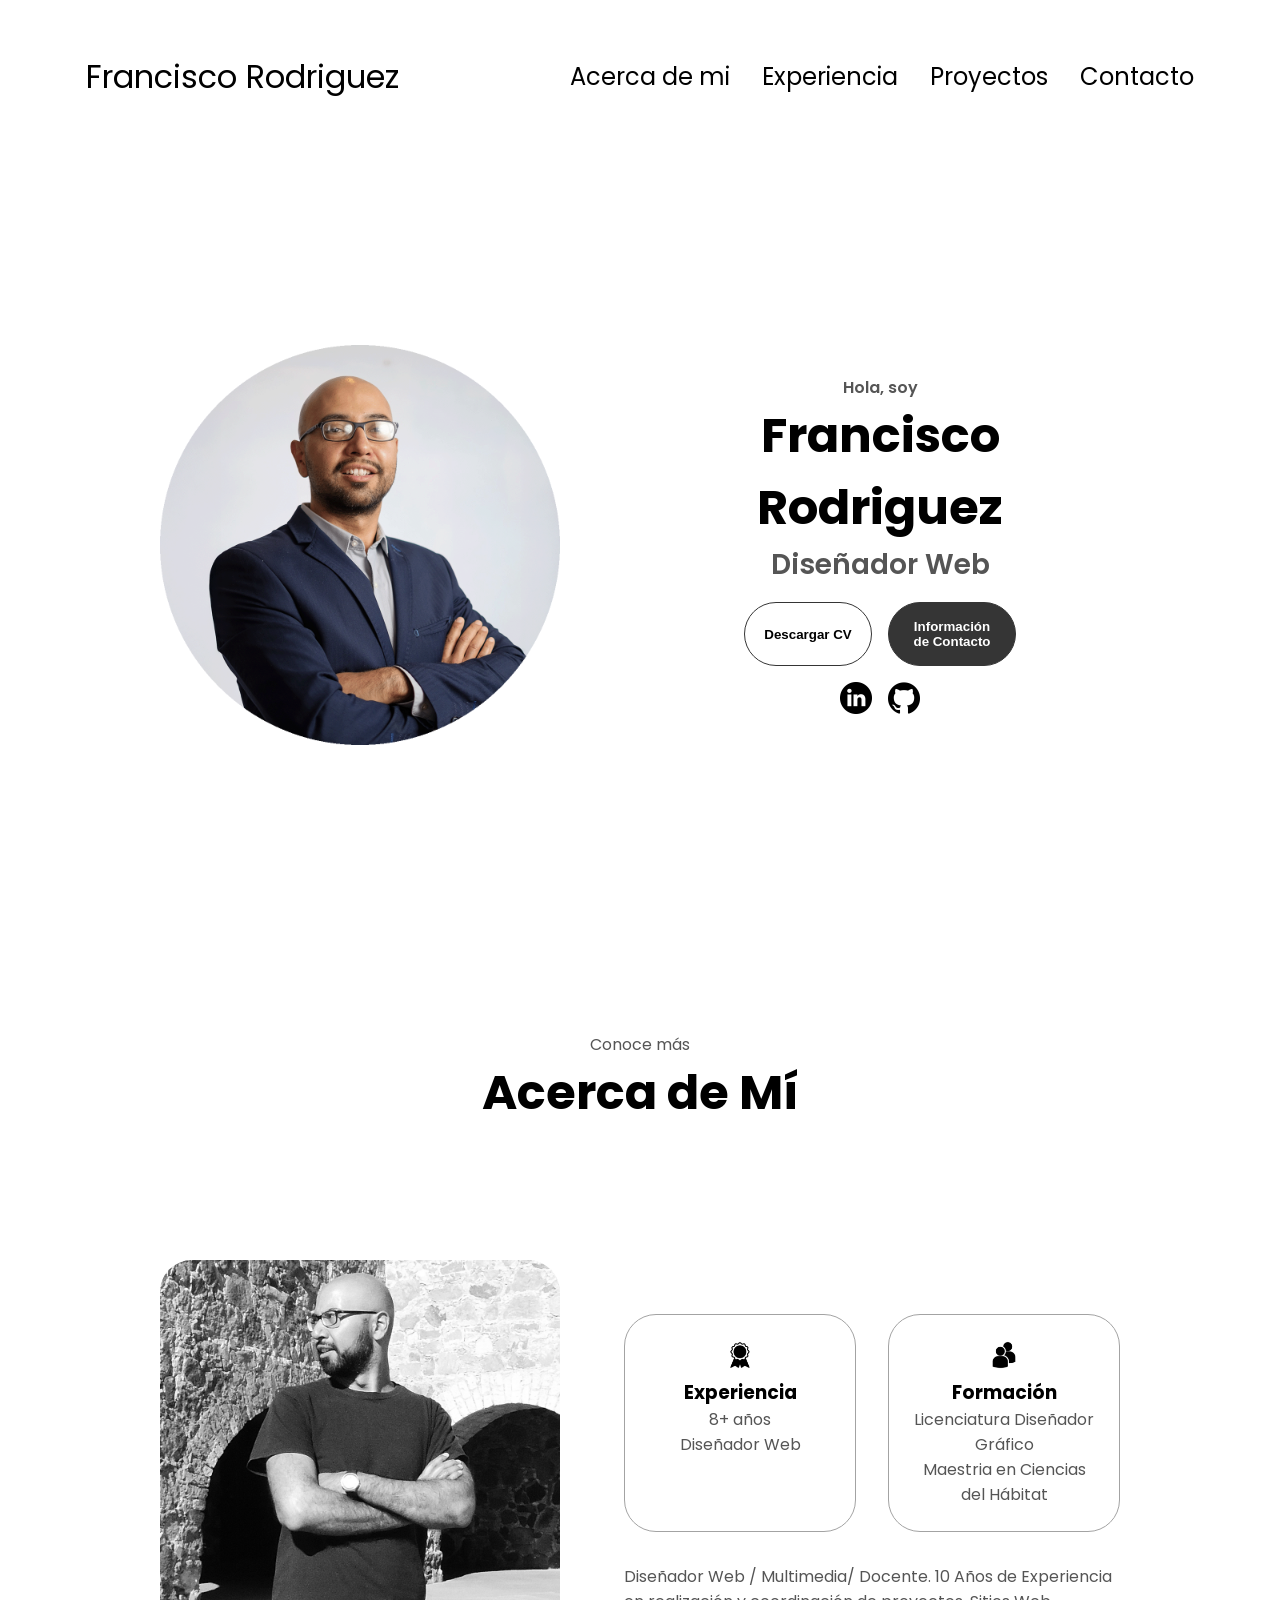
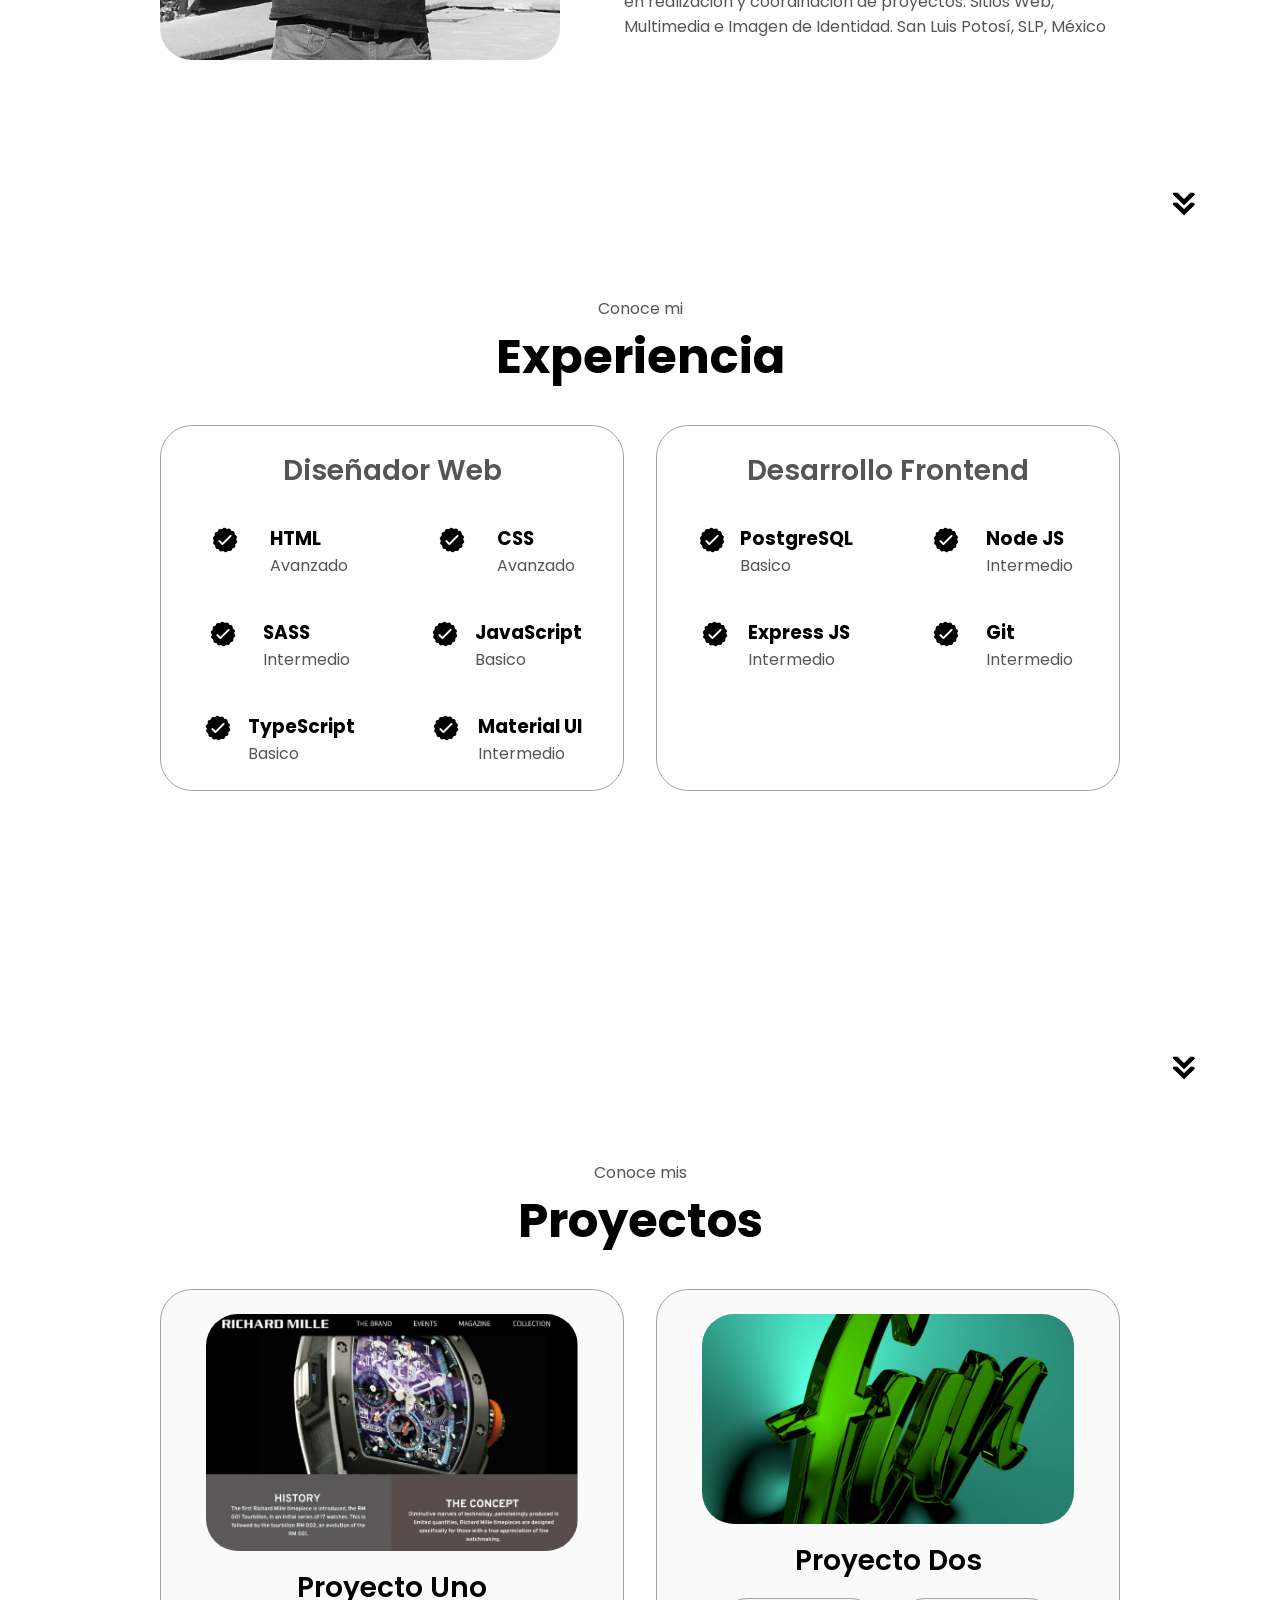
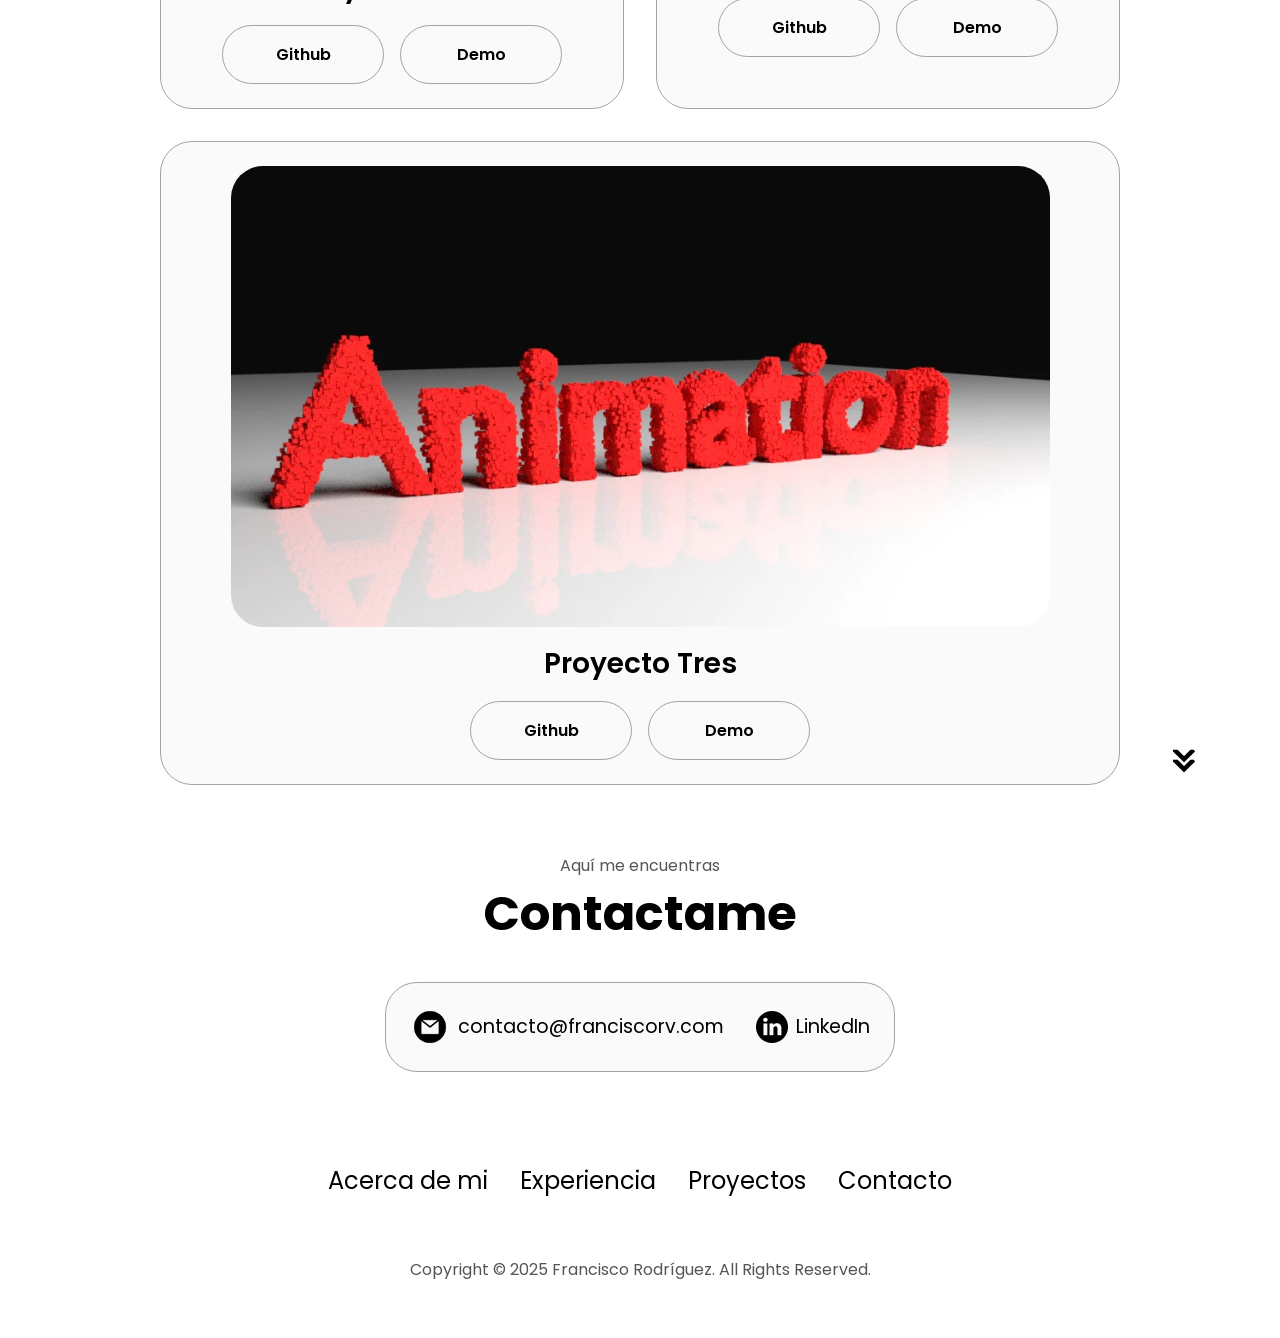
<file: index.html>
<!DOCTYPE html>
<html lang="en">
<head>
    <meta charset="UTF-8">
    <meta name="viewport" content="width=device-width, initial-scale=1.0">
    <title>Mi Portafolio</title>
    <link rel="stylesheet" href="styles.css">
    <link rel="stylesheet" href="mediaqueries.css">
   
</head>
<body>
    <nav id="desktop-nav">
        <div class="logo">Francisco Rodriguez</div>
        <div>
            <ul class="nav-links">
                <li><a href="#about">Acerca de mi</a></li>
                <li><a href="#experience">Experiencia</a></li>
                <li><a href="#projects">Proyectos</a></li>
                <li><a href="#contact">Contacto</a></li>

            </ul>
        </div>
    </nav >
    <nav id="hamburger-nav">
         <div class="logo">Francisco Rodriguez Vqz.</div>
         <div class="hamburger-menu">
            <div class="hamburger-icon" onclick="toggleMenu()">
                <span></span>
                <span></span>
                <span></span>
            </div>     
            <div class="menu-links">
                <li><a href="#about" onclick="toggleMenu()">Acerca de</a></li>
                <li><a href="#experience" onclick="toggleMenu()">Experiencia</a></li>
                <li><a href="#projects" onclick="toggleMenu()">Proyectos</a></li>
                <li><a href="#contact" onclick="toggleMenu()">Contacto</a></li>
            </div>
         </div>
    </nav>
<section id="profile">
    <div class="section__pic-container">
        <img src="assets/profile-pic1.png" alt="Foto de Francisco Rodriguez">
    </div>
<div class="section__text">
    <p class="section__text__1">Hola, soy</p>
    <h1 class="title">Francisco Rodriguez</h1>
    <p class="section__text__p2">Diseñador Web</p>
    <div class="btn-container">
        <button class="btn btn-color-2" onclick="window.open('./assets/CV_FCO_RDZ_VQZ.pdf')">
        Descargar CV
        </button>
        <button class="btn btn-color-1" onclick="location.href='./#contact'">
        Información de Contacto    
        </button>
    </div>
    <div id="socials-container">
        <img src="assets/linkedin.png" alt="Mi Perfil de LinkedIn" class="icon" onclick="window.open('https://www.linkedin.com/in/francisco-rodriguez-vqz/','_blank')">
        <img src="assets/github.png" alt="Mi Perfil de github" class="icon" onclick="window.open('https://github.com/','_blank')">
    </div>
</div>
</section>   

<section id="about">
      <p class="section__text__p1">Conoce más</p>
      <h1 class="title">Acerca de Mí</h1>
      <div class="section-container">
        <div class="section__pic-container">
          <img
            src="./assets/about-pic_1.png"
            alt="Profile picture"
            class="about-pic"
          />
        </div>
        <div class="about-details-container">
          <div class="about-containers">
            <div class="details-container">
              <img
                src="./assets/experience.png"
                alt="Experience icon"
                class="icon"
              />
              <h3>Experiencia</h3>
              <p>8+ años <br />Diseñador Web </p>
            </div>
            <div class="details-container">
              <img
                src="./assets/education.png"
                alt="Education icon"
                class="icon"
              />
              <h3>Formación</h3>
              <p>Licenciatura Diseñador Gráfico<br />Maestria en Ciencias del Hábitat</p>
            </div>
          </div>
          <div class="text-container">
            <p>
              Diseñador Web / Multimedia/ Docente. 10 Años de Experiencia en realización y coordinación de proyectos. Sitios Web, Multimedia e Imagen de Identidad. San Luis Potosí, SLP, México
            </p>
          </div>
        </div>
      </div>
      <img
        src="./assets/arrow.png"
        alt="Arrow icon"
        class="icon arrow"
        onclick="location.href='./#experience'"
      />
    </section>
	
	<section id="experience">
      <p class="section__text__p1">Conoce mi</p>
      <h1 class="title">Experiencia</h1>
      <div class="experience-details-container">
        <div class="about-containers">
          <div class="details-container">
            <h2 class="experience-sub-title">Diseñador Web</h2>
            <div class="article-container">
              <article>
                <img
                  src="./assets/checkmark.png"
                  alt="Experience icon"
                  class="icon"
                />
                <div>
                  <h3>HTML</h3>
                  <p>Avanzado</p>
                </div>
              </article>
              <article>
                <img
                  src="./assets/checkmark.png"
                  alt="Experience icon"
                  class="icon"
                />
                <div>
                  <h3>CSS</h3>
                  <p>Avanzado</p>
                </div>
              </article>
              <article>
                <img
                  src="./assets/checkmark.png"
                  alt="Experience icon"
                  class="icon"
                />
                <div>
                  <h3>SASS</h3>
                  <p>Intermedio</p>
                </div>
              </article>
              <article>
                <img
                  src="./assets/checkmark.png"
                  alt="Experience icon"
                  class="icon"
                />
                <div>
                  <h3>JavaScript</h3>
                  <p>Basico</p>
                </div>
              </article>
              <article>
                <img
                  src="./assets/checkmark.png"
                  alt="Experience icon"
                  class="icon"
                />
                <div>
                  <h3>TypeScript</h3>
                  <p>Basico</p>
                </div>
              </article>
              <article>
                <img
                  src="./assets/checkmark.png"
                  alt="Experience icon"
                  class="icon"
                />
                <div>
                  <h3>Material UI</h3>
                  <p>Intermedio</p>
                </div>
              </article>
            </div>
          </div>
          <div class="details-container">
            <h2 class="experience-sub-title">Desarrollo Frontend</h2>
            <div class="article-container">
              <article>
                <img
                  src="./assets/checkmark.png"
                  alt="Experience icon"
                  class="icon"
                />
                <div>
                  <h3>PostgreSQL</h3>
                  <p>Basico</p>
                </div>
              </article>
              <article>
                <img
                  src="./assets/checkmark.png"
                  alt="Experience icon"
                  class="icon"
                />
                <div>
                  <h3>Node JS</h3>
                  <p>Intermedio</p>
                </div>
              </article>
              <article>
                <img
                  src="./assets/checkmark.png"
                  alt="Experience icon"
                  class="icon"
                />
                <div>
                  <h3>Express JS</h3>
                  <p>Intermedio</p>
                </div>
              </article>
              <article>
                <img
                  src="./assets/checkmark.png"
                  alt="Experience icon"
                  class="icon"
                />
                <div>
                  <h3>Git</h3>
                  <p>Intermedio</p>
                </div>
              </article>
            </div>
          </div>
        </div>
      </div>
      <img
        src="./assets/arrow.png"
        alt="Arrow icon"
        class="icon arrow"
        onclick="location.href='./#projects'"
      />
    </section>
	
	<section id="projects">
      <p class="section__text__p1">Conoce mis</p>
      <h1 class="title">Proyectos</h1>
      <div class="experience-details-container">
        <div class="about-containers">
          <div class="details-container color-container">
            <div class="article-container">
              <img
                src="./assets/project_1.png"
                alt="Project 1"
                class="project-img"
              />
            </div>
            <h2 class="experience-sub-title project-title">Proyecto Uno</h2>
            <div class="btn-container">
              <a href="https://github.com/" target="_blank" rel="noopener noreferrer" class="btn btn-color-2 project-btn">
    		Github
			</a>
              <a href="https://franciscorv.com/" target="_blank" rel="noopener noreferrer" class="btn btn-color-2 project-btn">
    		Demo
			</a>
            </div>
          </div>
          <div class="details-container color-container">
            <div class="article-container">
              <img
                src="./assets/project_2.webp"
                alt="Project 2"
                class="project-img"
              />
            </div>
            <h2 class="experience-sub-title project-title">Proyecto Dos</h2>
            <div class="btn-container">
              <a href="https://github.com/" target="_blank" rel="noopener noreferrer" class="btn btn-color-2 project-btn">
    		Github
			</a>
              <a href="https://franciscorv.com/" target="_blank" rel="noopener noreferrer" class="btn btn-color-2 project-btn">
    		Demo
			</a>
            </div>
          </div>
          <div class="details-container color-container">
            <div class="article-container">
              <img
                src="./assets/project_3.webp"
                alt="Project 3"
                class="project-img"
              />
            </div>
            <h2 class="experience-sub-title project-title">Proyecto Tres</h2>
            <div class="btn-container">
              <a href="https://github.com/" target="_blank" rel="noopener noreferrer" class="btn btn-color-2 project-btn">
    		Github
			</a>
              <a href="https://franciscorv.com/" target="_blank" rel="noopener noreferrer" class="btn btn-color-2 project-btn">
    		Demo
			</a>
            </div>
          </div>
        </div>
      </div>
      <img
        src="./assets/arrow.png"
        alt="Arrow icon"
        class="icon arrow"
        onclick="location.href='./#contact'"
      />
    </section>
	<section id="contact">
      <p class="section__text__p1">Aquí me encuentras</p>
      <h1 class="title">Contactame</h1>
      <div class="contact-info-upper-container">
        <div class="contact-info-container">
          <img
            src="./assets/email.png"
            alt="Email icon"
            class="icon contact-icon email-icon"
          />
          <p><a href="mailto:contacto@franciscorv.com">contacto@franciscorv.com</a></p>
        </div>
        <div class="contact-info-container">
          <img
            src="./assets/linkedin.png"
            alt="LinkedIn icon"
            class="icon contact-icon"
          />
          <p><a href="https://www.linkedin.com/in/francisco-rodriguez-vqz/" target="_blank">LinkedIn</a></p>
        </div>
      </div>
    </section>

	<footer>
      <nav>
        <div class="nav-links-container">
          <ul class="nav-links">
            <li><a href="#about">Acerca de mi</a></li>
            <li><a href="#experience">Experiencia</a></li>
            <li><a href="#projects">Proyectos</a></li>
            <li><a href="#contact">Contacto</a></li>
          </ul>
        </div>
      </nav>
      <p>Copyright &#169; 2025 Francisco Rodríguez. All Rights Reserved.</p>
    </footer>

<script src="scripts.js"></script>
</body>

</html>
</file>
<file: styles.css>
/* GENERAL */

@import url("https://fonts.googleapis.com/css2?family=Poppins:wght@300;400;500;600&display=swap");

* {
  margin: 0;
  padding: 0;
}

body {
  font-family: "Poppins", sans-serif;
}

html {
  scroll-behavior: smooth;
}

p {
  color: rgb(85, 85, 85);
}

/* TRANSITION */

a,
.btn {
  transition: all 300ms ease;
}

/* DESKTOP NAV */

nav,
.nav-links {
  display: flex;
}

nav {
  justify-content: space-around;
  align-items: center;
  height: 17vh;
}

.nav-links {
  gap: 2rem;
  list-style: none;
  font-size: 1.5rem;
}

a {
  color: black;
  text-decoration: none;
  text-decoration-color: white;
}

a:hover {
  color: grey;
  text-decoration: underline;
  text-underline-offset: 1rem;
  text-decoration-color: rgb(181, 181, 181);
}

.logo {
  font-size: 2rem;
}

.logo:hover {
  cursor: default;
}

/* HAMBURGER MENU */

#hamburger-nav {
  display: none;
}

.hamburger-menu {
  position: relative;
  display: inline-block;
}

.hamburger-icon {
  display: flex;
  flex-direction: column;
  justify-content: space-between;
  height: 24px;
  width: 30px;
  cursor: pointer;
}

.hamburger-icon span {
  width: 100%;
  height: 2px;
  background-color: black;
  transition: all 0.3 ease-in-out;
}

.menu-links {
  position: absolute;
  top: 100%;
  right: 0;
  background-color: white;
  width: fit-content;
  max-height: 0;
  overflow: hidden;
  transition: all 0.3 ease-in-out;
}

.menu-links a {
  display: block;
  padding: 10px;
  text-align: center;
  font-size: 1.5rem;
  color: black;
  text-decoration: none;
  transition: all 0.3 ease-in-out;
}

.menu-links li {
  list-style: none;
}

.menu-links.open {
  max-height: 300px;
}

.hamburger-icon.open span:first-child {
  transform: rotate(45deg) translate(10px, 5px);
}

.hamburger-icon.open span:nth-child(2) {
  opacity: 0;
}

.hamburger-icon.open span:last-child {
  transform: rotate(-45deg) translate(10px, -5px);
}

.hamburger-icon span:first-child {
  transform: none;
}

.hamburger-icon span:first-child {
  opacity: 1;
}

.hamburger-icon span:first-child {
  transform: none;
}

/* SECTIONS */

section {
  padding-top: 4vh;
  height: 96vh;
  margin: 0 10rem;
  box-sizing: border-box;
  min-height: fit-content;
}

.section-container {
  display: flex;
}

/* PROFILE SECTION */

#profile {
  display: flex;
  justify-content: center;
  gap: 5rem;
  height: 80vh;
}

.section__pic-container {
  display: flex;
  height: 400px;
  width: 400px;
  margin: auto 0;
}

.section__text {
  align-self: center;
  text-align: center;
}

.section__text p {
  font-weight: 600;
}

.section__text__p1 {
  text-align: center;
}

.section__text__p2 {
  font-size: 1.75rem;
  margin-bottom: 1rem;
}

.title {
  font-size: 3rem;
  text-align: center;
}

#socials-container {
  display: flex;
  justify-content: center;
  margin-top: 1rem;
  gap: 1rem;
}

/* ICONS */

.icon {
  cursor: pointer;
  height: 2rem;
}

/* BUTTONS */

.btn-container {
  display: flex;
  justify-content: center;
  gap: 1rem;
}

.btn {
  font-weight: 600;
  transition: all 300ms ease;
  padding: 1rem;
  width: 8rem;
  border-radius: 2rem;
}

.btn-color-1,
.btn-color-2 {
  border: rgb(53, 53, 53) 0.1rem solid;
}

.btn-color-1:hover,
.btn-color-2:hover {
  cursor: pointer;
}

.btn-color-1,
.btn-color-2:hover {
  background: rgb(53, 53, 53);
  color: white;
}

.btn-color-1:hover {
  background: rgb(0, 0, 0);
}

.btn-color-2 {
  background: none;
}

.btn-color-2:hover {
  border: rgb(255, 255, 255) 0.1rem solid;
}

.btn-container {
  gap: 1rem;
}

/* ABOUT SECTION */

#about {
  position: relative;
}

.about-containers {
  gap: 2rem;
  margin-bottom: 2rem;
  margin-top: 2rem;
}

.about-details-container {
  justify-content: center;
  flex-direction: column;
}

.about-containers,
.about-details-container {
  display: flex;
}

.about-pic {
  border-radius: 2rem;
}

.arrow {
  position: absolute;
  right: -5rem;
  bottom: 2.5rem;
}

.details-container {
  padding: 1.5rem;
  flex: 1;
  background: white;
  border-radius: 2rem;
  border: rgb(53, 53, 53) 0.1rem solid;
  border-color: rgb(163, 163, 163);
  text-align: center;
}

.section-container {
  gap: 4rem;
  height: 80%;
}

.section__pic-container {
  height: 400px;
  width: 400px;
  margin: auto 0;
}

/* EXPERIENCE SECTION */

#experience {
  position: relative;
}

.experience-sub-title {
  color: rgb(85, 85, 85);
  font-weight: 600;
  font-size: 1.75rem;
  margin-bottom: 2rem;
}

.experience-details-container {
  display: flex;
  justify-content: center;
  flex-direction: column;
}

.article-container {
  display: flex;
  text-align: initial;
  flex-wrap: wrap;
  flex-direction: row;
  gap: 2.5rem;
  justify-content: space-around;
}

article {
  display: flex;
  width: 10rem;
  justify-content: space-around;
  gap: 0.5rem;
}

article .icon {
  cursor: default;
}

/* PROJECTS SECTION */

#projects {
  position: relative;
}

.color-container {
  border-color: rgb(163, 163, 163);
  background: rgb(250, 250, 250);
}

.project-img {
  border-radius: 2rem;
  width: 90%;
  height: 90%;
}

.project-title {
  margin: 1rem;
  color: black;
}

.project-btn {
  color: black;
  border-color: rgb(163, 163, 163);
}

/* CONTACT */

#contact {
  display: flex;
  justify-content: center;
  flex-direction: column;
  height: 70vh;
}

.contact-info-upper-container {
  display: flex;
  justify-content: center;
  border-radius: 2rem;
  border: rgb(53, 53, 53) 0.1rem solid;
  border-color: rgb(163, 163, 163);
  background: rgb(250, 250, 250);
  margin: 2rem auto;
  padding: 0.5rem;
}

.contact-info-container {
  display: flex;
  align-items: center;
  justify-content: center;
  gap: 0.5rem;
  margin: 1rem;
}

.contact-info-container p {
  font-size: larger;
}

.contact-icon {
  cursor: default;
}

.email-icon {
  height: 2.5rem;
}

/* FOOTER SECTION */

footer {
  height: 26vh;
  margin: 0 1rem;
}

footer p {
  text-align: center;
}
</file>
<file: mediaqueries.css>
@media screen and (max-width: 1400px) {
  #profile {
    height: 83vh;
    margin-bottom: 6rem;
  }
  .about-containers {
    flex-wrap: wrap;
  }
  #contact,
  #projects {
    height: fit-content;
  }
}

@media screen and (max-width: 1200px) {
  #desktop-nav {
    display: none;
  }
  #hamburger-nav {
    display: flex;
  }
  #experience,
  .experience-details-container {
    margin-top: 2rem;
  }
  #profile,
  .section-container {
    display: block;
  }
  .arrow {
    display: none;
  }
  section,
  .section-container {
    height: fit-content;
  }
  section {
    margin: 0 5%;
  }
  .section__pic-container {
    width: 275px;
    height: 275px;
    margin: 0 auto 2rem;
  }
  .about-containers {
    margin-top: 0;
  }
}

@media screen and (max-width: 600px) {
  #contact,
  footer {
    height: 40vh;
  }
  #profile {
    height: 83vh;
    margin-bottom: 0;
  }
  article {
    font-size: 1rem;
  }
  footer nav {
    height: fit-content;
    margin-bottom: 2rem;
  }
  .about-containers,
  .contact-info-upper-container,
  .btn-container {
    flex-wrap: wrap;
  }
  .contact-info-container {
    margin: 0;
  }
  .contact-info-container p,
  .nav-links li a {
    font-size: 1rem;
  }
  .experience-sub-title {
    font-size: 1.25rem;
  }
  .logo {
    font-size: 1.5rem;
  }
  .nav-links {
    flex-direction: column;
    gap: 0.5rem;
    text-align: center;
  }
  .section__pic-container {
    width: auto;
    height: 46vw;
    justify-content: center;
  }
  .section__text__p2 {
    font-size: 1.25rem;
  }
  .title {
    font-size: 2rem;
  }
  .text-container {
    text-align: justify;
  }
}
</file>
